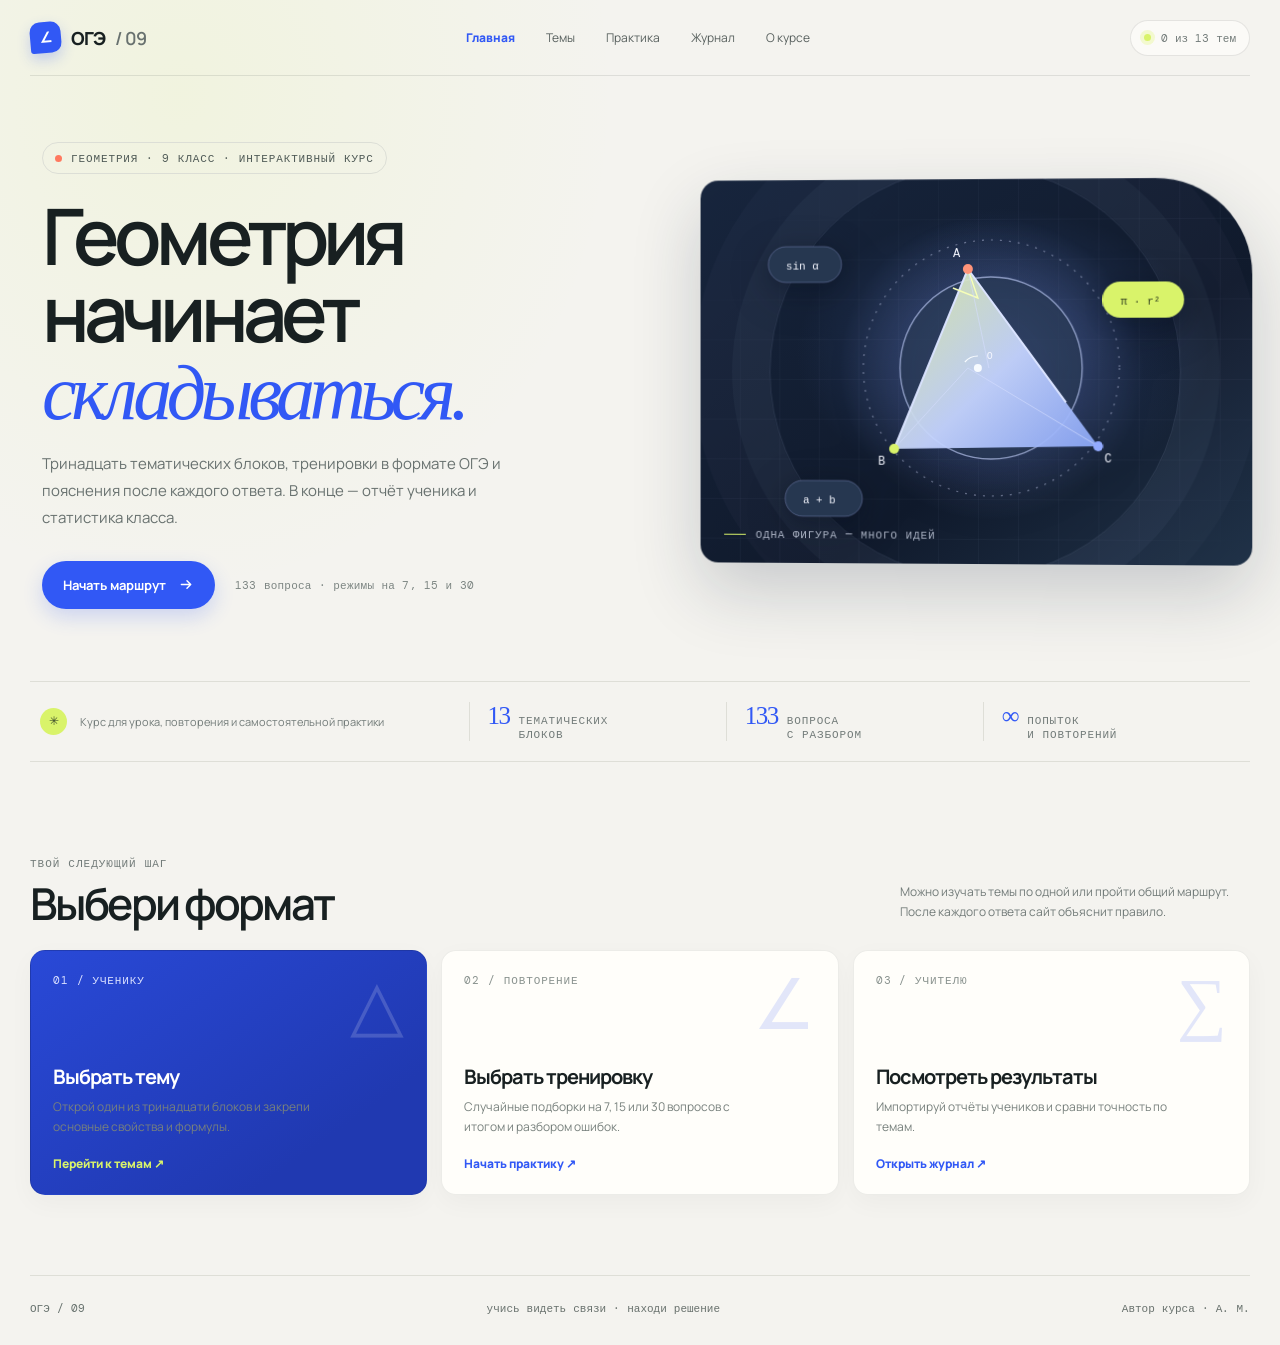
<file: index.html>
<!doctype html>
<html lang="ru">
<head>
  <meta charset="utf-8">
  <meta name="viewport" content="width=device-width, initial-scale=1">
  <meta name="theme-color" content="#f4f3ef">
  <meta name="description" content="Интерактивный курс геометрии для 9 класса: темы, квизы и отчёты учеников.">
  <title>Геометрия, которая складывается · ОГЭ / 09</title>
  <link rel="stylesheet" href="assets/style.css">
</head>
<body data-page="home">
  <div class="shell">
    <header class="topbar">
      <a class="brand" href="index.html" aria-label="ОГЭ 09 — на главную"><span class="brand-mark">∠</span><span>ОГЭ</span><span>/ 09</span></a>
      <nav class="topnav" aria-label="Основная навигация">
        <a href="index.html" aria-current="page">Главная</a>
        <a href="topics.html">Темы</a>
        <a href="practice.html">Практика</a>
        <a href="journal.html">Журнал</a>
        <a href="about.html">О курсе</a>
      </nav>
      <div class="top-progress"><span class="tiny-dot"></span><span id="headerProgress">0 из 13 тем</span></div>
    </header>
  <main id="top" class="page-main">
      <section class="hero" aria-labelledby="hero-title">
        <div class="hero-copy">
          <div class="hero-tag"><i></i> геометрия · 9 класс · интерактивный курс</div>
          <h1 id="hero-title">Геометрия<br>начинает <em>складываться.</em></h1>
          <p class="hero-lead">Тринадцать тематических блоков, тренировки в формате ОГЭ и пояснения после каждого ответа. В конце — отчёт ученика и статистика класса.</p>
          <div class="hero-actions">
            <a class="button-primary" href="practice.html?unit=all">Начать маршрут <svg viewBox="0 0 16 16" fill="none" aria-hidden="true"><path d="M2.5 8h10m-4-4 4 4-4 4" stroke="currentColor" stroke-width="1.5" stroke-linecap="round" stroke-linejoin="round"/></svg></a>
            <span class="hero-note">133 вопроса · режимы на 7, 15 и 30</span>
          </div>
        </div>
        <div class="hero-art" aria-label="Геометрическая иллюстрация с окружностью и треугольником" role="img">
          <svg viewBox="0 0 520 385" fill="none" aria-hidden="true">
            <defs><linearGradient id="tri" x1="145" y1="74" x2="391" y2="328" gradientUnits="userSpaceOnUse"><stop stop-color="#e6f58c"/><stop offset=".52" stop-color="#c6d5ff"/><stop offset="1" stop-color="#7293f3"/></linearGradient><radialGradient id="halo"><stop stop-color="#8ca5ff" stop-opacity=".36"/><stop offset="1" stop-color="#8ca5ff" stop-opacity="0"/></radialGradient></defs>
            <circle cx="277" cy="189" r="152" fill="url(#halo)"/>
            <circle cx="277" cy="189" r="128" stroke="#d8e0ff" stroke-opacity=".42" stroke-width="1.2" stroke-dasharray="3 7" class="shape-orbit"/>
            <circle cx="277" cy="189" r="91" fill="#293955" fill-opacity=".7" stroke="#c7d4ff" stroke-opacity=".62" stroke-width="1.4"/>
            <path class="construction-line" d="M180 270 254 90l130 177-204 3Z" fill="url(#tri)" fill-opacity=".94" stroke="#dae3ff" stroke-width="2"/>
            <path d="m254 90 10 29-25-10" stroke="#f7ffb8" stroke-width="1.4"/>
            <path class="construction-line" d="m254 90 21 99m109 78-130-78m-74 81 74-81" stroke="#d5deff" stroke-opacity=".6" stroke-width="1" stroke-dasharray="4 5"/>
            <circle cx="254" cy="90" r="5" fill="#ff9479" class="float pulse-point"/><circle cx="180" cy="270" r="5" fill="#d9f36a" class="float-delay pulse-point"/><circle cx="384" cy="267" r="5" fill="#92aaff" class="float pulse-point"/>
            <circle cx="264" cy="189" r="4" fill="#f7fbff"/>
            <path d="M251 183a17 17 0 0 1 13-6" stroke="#f7fbff" stroke-width="1.2"/>
            <text x="239" y="78" fill="#f5f7ff" font-size="12" font-family="monospace">A</text>
            <text x="164" y="286" fill="#f5f7ff" font-size="12" font-family="monospace">B</text>
            <text x="390" y="283" fill="#f5f7ff" font-size="12" font-family="monospace">C</text>
            <text x="273" y="180" fill="#f5f7ff" font-size="10" font-family="monospace">O</text>
            <g class="float-delay hero-label"><rect x="53" y="67" width="74" height="36" rx="18" fill="#263750" stroke="#aebcff" stroke-opacity=".3"/><text x="71" y="90" fill="#f5f7ff" font-size="11" font-family="monospace">sin α</text></g>
            <g class="float hero-label"><rect x="388" y="103" width="81" height="36" rx="18" fill="#d9f36a"/><text x="406" y="126" fill="#344321" font-size="11" font-family="monospace">π · r²</text></g>
            <g class="float-delay hero-label"><rect x="70" y="302" width="78" height="36" rx="18" fill="#263750" stroke="#aebcff" stroke-opacity=".3"/><text x="88" y="325" fill="#f5f7ff" font-size="11" font-family="monospace">a + b</text></g>
          </svg>
          <div class="hero-art-caption"><span></span> одна фигура — много идей</div>
        </div>
      </section>
      <div class="stats-band" aria-label="О курсе">
        <div class="stats-intro"><b>✳</b><span>Курс для урока, повторения и самостоятельной практики</span></div>
        <div class="metric"><strong>13</strong><span class="metric-label">тематических<br>блоков</span></div>
        <div class="metric"><strong>133</strong><span class="metric-label">вопроса<br>с разбором</span></div>
        <div class="metric"><strong>∞</strong><span class="metric-label">попыток<br>и повторений</span></div>
      </div>
    <section class="home-paths" aria-labelledby="paths-title">
      <div class="section-head">
        <div><span class="eyebrow">ТВОЙ СЛЕДУЮЩИЙ ШАГ</span><h2 id="paths-title">Выбери формат</h2></div>
        <p>Можно изучать темы по одной или пройти общий маршрут. После каждого ответа сайт объяснит правило.</p>
      </div>
      <div class="path-grid">
        <a class="path-card path-primary" href="topics.html"><span class="path-index">01 / УЧЕНИКУ</span><span class="path-symbol">△</span><h3>Выбрать тему</h3><p>Открой один из тринадцати блоков и закрепи основные свойства и формулы.</p><span class="path-link">Перейти к темам ↗</span></a>
        <a class="path-card" href="practice.html"><span class="path-index">02 / ПОВТОРЕНИЕ</span><span class="path-symbol">∠</span><h3>Выбрать тренировку</h3><p>Случайные подборки на 7, 15 или 30 вопросов с итогом и разбором ошибок.</p><span class="path-link">Начать практику ↗</span></a>
        <a class="path-card" href="journal.html"><span class="path-index">03 / УЧИТЕЛЮ</span><span class="path-symbol">∑</span><h3>Посмотреть результаты</h3><p>Импортируй отчёты учеников и сравни точность по темам.</p><span class="path-link">Открыть журнал ↗</span></a>
      </div>
    </section>
  </main>
  <footer><a class="footer-mark" href="index.html">ОГЭ / 09</a><span>учись видеть связи · находи решение</span><span>Автор курса · А. М.</span></footer>
  </div>
  <div id="toastRoot" aria-live="polite" aria-atomic="true"></div>
  <script src="assets/course-data.js" defer></script>
  <script src="assets/app.js" defer></script>
</body>
</html>
</file>
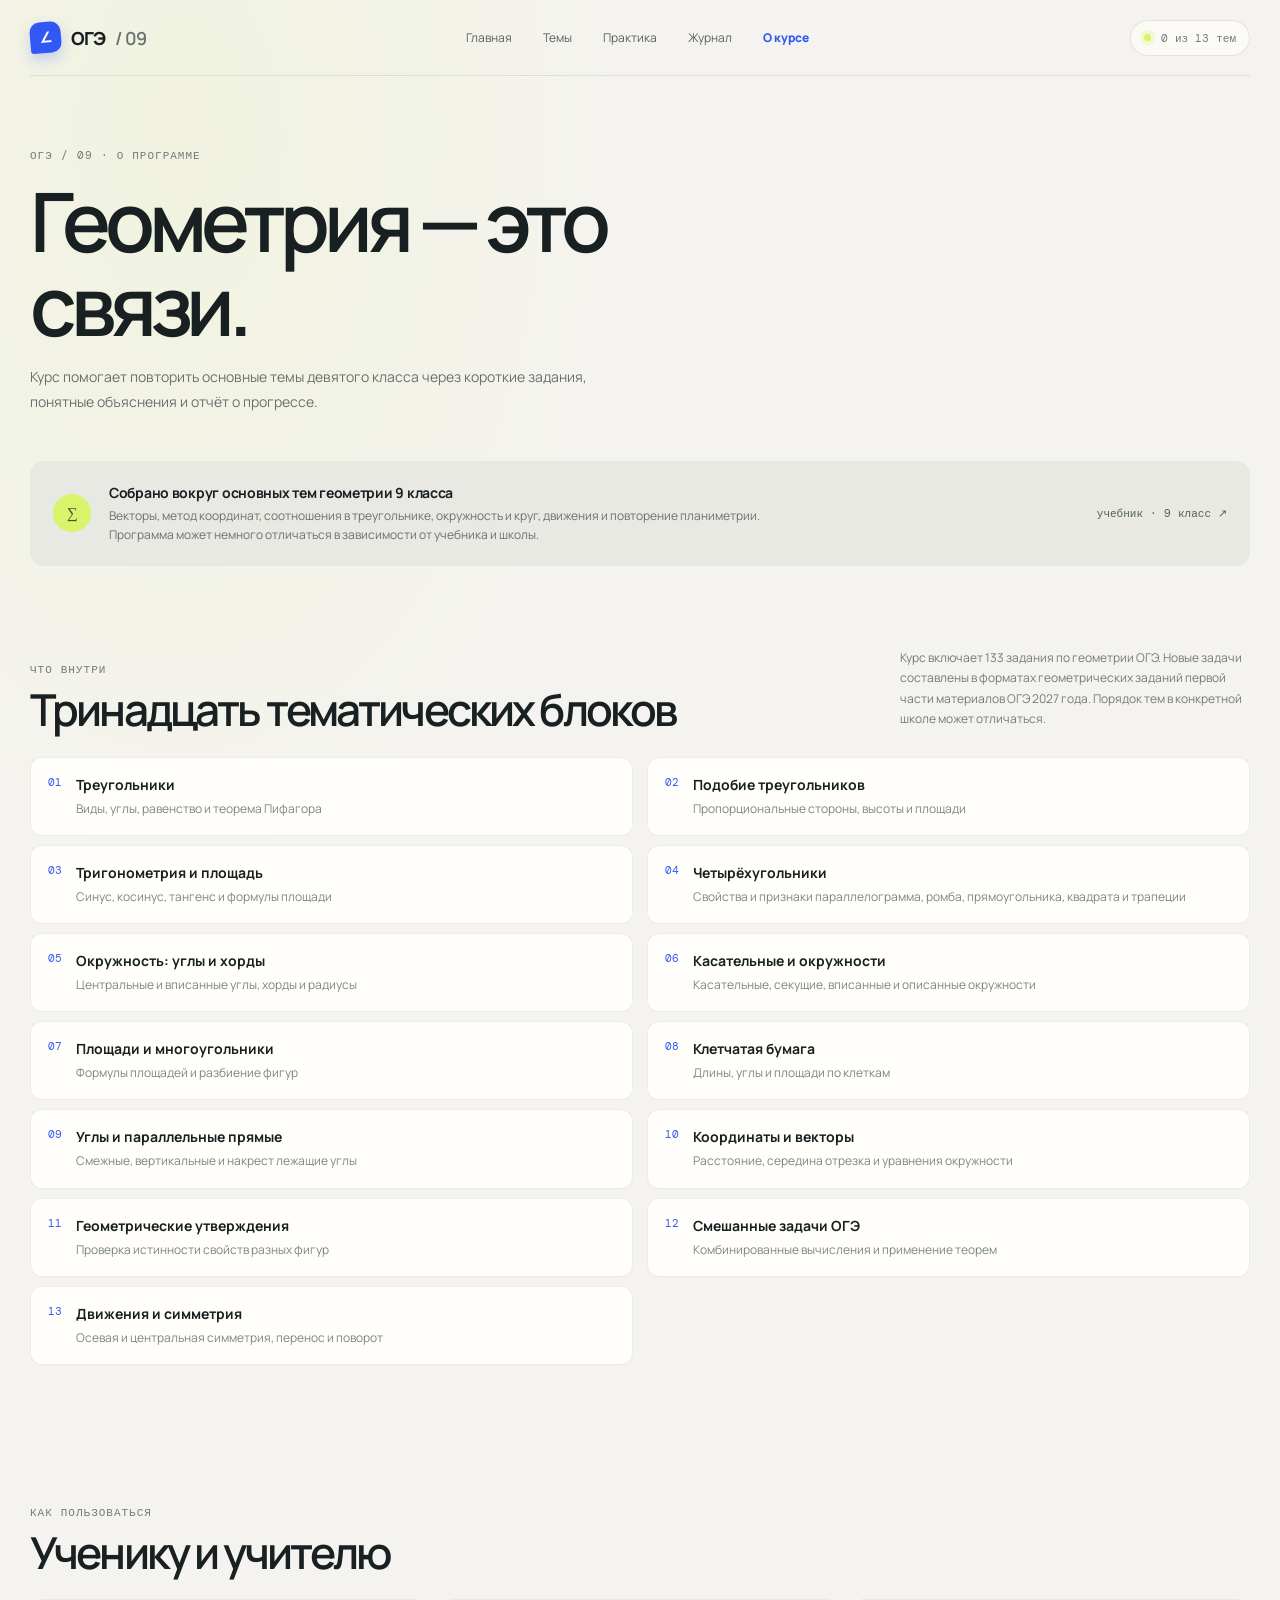
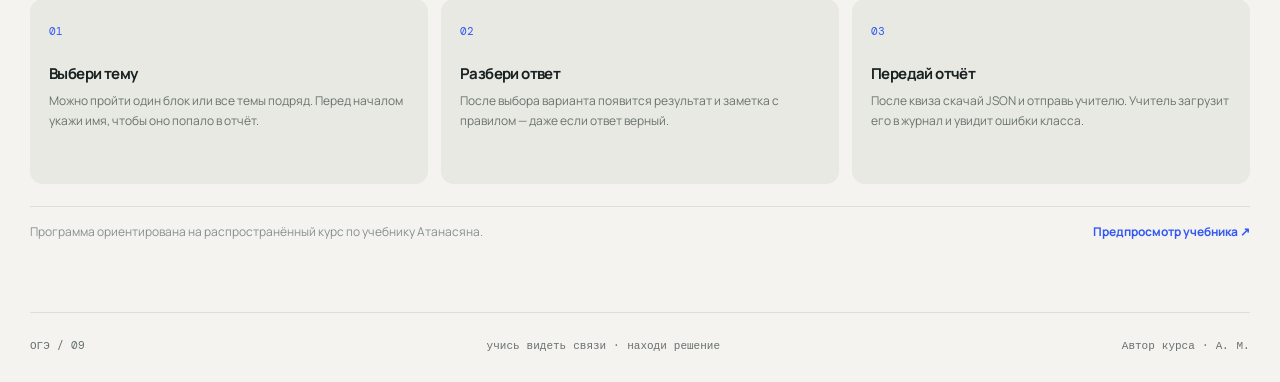
<file: about.html>
<!doctype html>
<html lang="ru">
<head>
  <meta charset="utf-8">
  <meta name="viewport" content="width=device-width, initial-scale=1">
  <meta name="theme-color" content="#f4f3ef">
  <meta name="description" content="Программа интерактивного курса по геометрии для 9 класса.">
  <title>О курсе · ОГЭ / 09</title>
  <link rel="stylesheet" href="assets/style.css">
</head>
<body data-page="about">
  <div class="shell">
    <header class="topbar">
      <a class="brand" href="index.html" aria-label="ОГЭ 09 — на главную"><span class="brand-mark">∠</span><span>ОГЭ</span><span>/ 09</span></a>
      <nav class="topnav" aria-label="Основная навигация">
        <a href="index.html">Главная</a>
        <a href="topics.html">Темы</a>
        <a href="practice.html">Практика</a>
        <a href="journal.html">Журнал</a>
        <a href="about.html" aria-current="page">О курсе</a>
      </nav>
      <div class="top-progress"><span class="tiny-dot"></span><span id="headerProgress">0 из 13 тем</span></div>
    </header>
  <main id="top" class="page-main">
    <section class="about-hero" aria-labelledby="about-title">
      <span class="eyebrow">ОГЭ / 09 · О ПРОГРАММЕ</span>
      <h1 class="page-title" id="about-title">Геометрия — это связи.</h1>
      <p class="about-lead">Курс помогает повторить основные темы девятого класса через короткие задания, понятные объяснения и отчёт о прогрессе.</p>
    </section>
      <section class="teacher-note" id="about" aria-label="О программе курса">
        <div class="teacher-icon">∑</div>
        <div><h3>Собрано вокруг основных тем геометрии 9 класса</h3><p>Векторы, метод координат, соотношения в треугольнике, окружность и круг, движения и повторение планиметрии. Программа может немного отличаться в зависимости от учебника и школы.</p></div>
        <a href="https://storage.yandexcloud.net/prod-file-public/b0b6/4b8f/8582/b03d8ddf-b0b6-4b8f-8582-c635e7d5da7c-preview.pdf" target="_blank" rel="noreferrer">учебник · 9 класс ↗</a>
      </section>
    <section class="about-details" aria-labelledby="about-details-title">
      <div class="section-head"><div><span class="eyebrow">ЧТО ВНУТРИ</span><h2 id="about-details-title">Тринадцать тематических блоков</h2></div><p>Курс включает 133 задания по геометрии ОГЭ. Новые задачи составлены в форматах геометрических заданий первой части материалов ОГЭ 2027 года. Порядок тем в конкретной школе может отличаться.</p></div>
      <div class="about-topic-list">
        <div><b>01</b><span><strong>Треугольники</strong><small>Виды, углы, равенство и теорема Пифагора</small></span></div>
        <div><b>02</b><span><strong>Подобие треугольников</strong><small>Пропорциональные стороны, высоты и площади</small></span></div>
        <div><b>03</b><span><strong>Тригонометрия и площадь</strong><small>Синус, косинус, тангенс и формулы площади</small></span></div>
        <div><b>04</b><span><strong>Четырёхугольники</strong><small>Свойства и признаки параллелограмма, ромба, прямоугольника, квадрата и трапеции</small></span></div>
        <div><b>05</b><span><strong>Окружность: углы и хорды</strong><small>Центральные и вписанные углы, хорды и радиусы</small></span></div>
        <div><b>06</b><span><strong>Касательные и окружности</strong><small>Касательные, секущие, вписанные и описанные окружности</small></span></div>
        <div><b>07</b><span><strong>Площади и многоугольники</strong><small>Формулы площадей и разбиение фигур</small></span></div>
        <div><b>08</b><span><strong>Клетчатая бумага</strong><small>Длины, углы и площади по клеткам</small></span></div>
        <div><b>09</b><span><strong>Углы и параллельные прямые</strong><small>Смежные, вертикальные и накрест лежащие углы</small></span></div>
        <div><b>10</b><span><strong>Координаты и векторы</strong><small>Расстояние, середина отрезка и уравнения окружности</small></span></div>
        <div><b>11</b><span><strong>Геометрические утверждения</strong><small>Проверка истинности свойств разных фигур</small></span></div>
        <div><b>12</b><span><strong>Смешанные задачи ОГЭ</strong><small>Комбинированные вычисления и применение теорем</small></span></div>
        <div><b>13</b><span><strong>Движения и симметрия</strong><small>Осевая и центральная симметрия, перенос и поворот</small></span></div>
      </div>
    </section>
    <section class="about-details about-how" aria-labelledby="how-title">
      <div class="section-head"><div><span class="eyebrow">КАК ПОЛЬЗОВАТЬСЯ</span><h2 id="how-title">Ученику и учителю</h2></div></div>
      <div class="about-steps">
        <article><span>01</span><h3>Выбери тему</h3><p>Можно пройти один блок или все темы подряд. Перед началом укажи имя, чтобы оно попало в отчёт.</p></article>
        <article><span>02</span><h3>Разбери ответ</h3><p>После выбора варианта появится результат и заметка с правилом — даже если ответ верный.</p></article>
        <article><span>03</span><h3>Передай отчёт</h3><p>После квиза скачай JSON и отправь учителю. Учитель загрузит его в журнал и увидит ошибки класса.</p></article>
      </div>
    </section>
    <div class="about-source"><span>Программа ориентирована на распространённый курс по учебнику Атанасяна.</span><a href="https://storage.yandexcloud.net/prod-file-public/b0b6/4b8f/8582/b03d8ddf-b0b6-4b8f-8582-c635e7d5da7c-preview.pdf" target="_blank" rel="noreferrer">Предпросмотр учебника ↗</a></div>
  </main>
  <footer><a class="footer-mark" href="index.html">ОГЭ / 09</a><span>учись видеть связи · находи решение</span><span>Автор курса · А. М.</span></footer>
  </div>
  <div id="toastRoot" aria-live="polite" aria-atomic="true"></div>
  <script src="assets/course-data.js" defer></script>
  <script src="assets/app.js" defer></script>
</body>
</html>
</file>
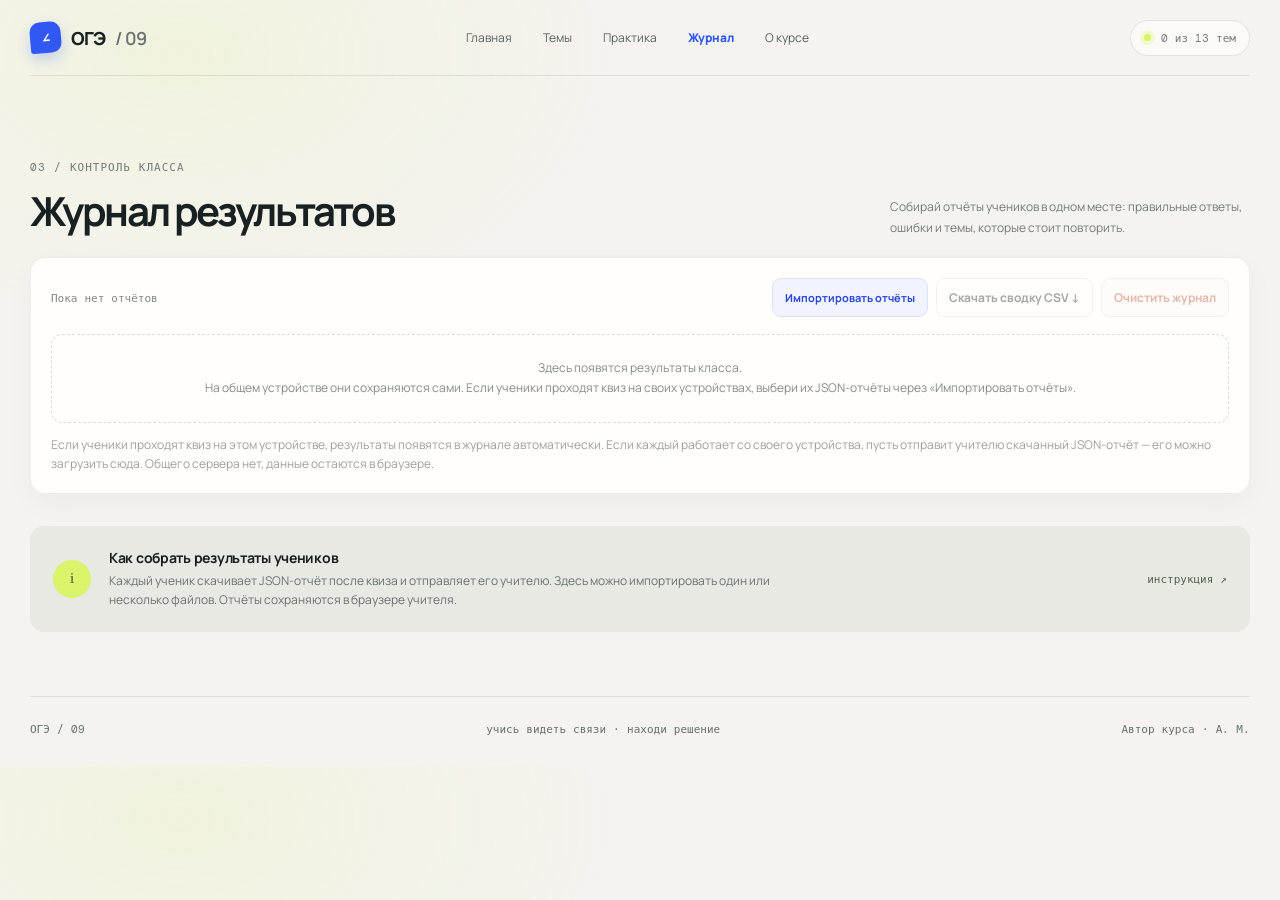
<file: journal.html>
<!doctype html>
<html lang="ru">
<head>
  <meta charset="utf-8">
  <meta name="viewport" content="width=device-width, initial-scale=1">
  <meta name="theme-color" content="#f4f3ef">
  <meta name="description" content="Отчёты учеников и статистика результатов по темам геометрии.">
  <title>Журнал класса · ОГЭ / 09</title>
  <link rel="stylesheet" href="assets/style.css">
</head>
<body data-page="journal">
  <div class="shell">
    <header class="topbar">
      <a class="brand" href="index.html" aria-label="ОГЭ 09 — на главную"><span class="brand-mark">∠</span><span>ОГЭ</span><span>/ 09</span></a>
      <nav class="topnav" aria-label="Основная навигация">
        <a href="index.html">Главная</a>
        <a href="topics.html">Темы</a>
        <a href="practice.html">Практика</a>
        <a href="journal.html" aria-current="page">Журнал</a>
        <a href="about.html">О курсе</a>
      </nav>
      <div class="top-progress"><span class="tiny-dot"></span><span id="headerProgress">0 из 13 тем</span></div>
    </header>
  <main id="top" class="page-main">
      <section class="classroom-section" id="journal" aria-labelledby="journal-title">
        <div class="classroom-head">
          <div><span class="eyebrow">03 / контроль класса</span><h2 id="journal-title">Журнал результатов</h2></div>
          <p>Собирай отчёты учеников в одном месте: правильные ответы, ошибки и темы, которые стоит повторить.</p>
        </div>
        <div class="classroom-card">
          <div class="classroom-toolbar">
            <span class="classroom-count" id="journalCount">Пока нет отчётов</span>
            <div class="classroom-actions">
              <label class="file-import">Импортировать отчёты<input id="reportImport" type="file" accept=".json,application/json" multiple aria-label="Выбрать отчёты учеников"></label>
              <button class="button-secondary" id="exportClassCsv" type="button" disabled>Скачать сводку CSV ↓</button>
              <button class="button-secondary button-danger" id="clearClassJournal" type="button" disabled>Очистить журнал</button>
            </div>
          </div>
          <div id="journalContent"></div>
          <p class="journal-footnote">Если ученики проходят квиз на этом устройстве, результаты появятся в журнале автоматически. Если каждый работает со своего устройства, пусть отправит учителю скачанный JSON-отчёт — его можно загрузить сюда. Общего сервера нет, данные остаются в браузере.</p>
        </div>
      </section>
    <div class="teacher-note journal-note">
      <div class="teacher-icon">i</div>
      <div><h3>Как собрать результаты учеников</h3><p>Каждый ученик скачивает JSON-отчёт после квиза и отправляет его учителю. Здесь можно импортировать один или несколько файлов. Отчёты сохраняются в браузере учителя.</p></div>
      <a href="about.html">инструкция ↗</a>
    </div>
  </main>
  <div class="password-backdrop" id="clearJournalDialog" hidden>
    <section class="password-dialog" role="dialog" aria-modal="true" aria-labelledby="clearJournalTitle" aria-describedby="clearJournalHelp">
      <span class="eyebrow">ДЕЙСТВИЕ УЧИТЕЛЯ</span>
      <h2 id="clearJournalTitle">Очистить журнал?</h2>
      <p id="clearJournalHelp">Введи пароль, чтобы удалить все отчёты на этом устройстве. Прогресс по темам сохранится.</p>
      <form id="clearJournalForm">
        <label class="password-label" for="clearJournalPassword">Пароль</label>
        <input class="password-input" id="clearJournalPassword" type="password" inputmode="numeric" autocomplete="off" maxlength="6" pattern="[0-9]{6}" aria-describedby="clearJournalError" required>
        <p class="password-error" id="clearJournalError" role="alert" hidden>Пароль неверный. Журнал не изменён.</p>
        <div class="password-actions"><button class="button-secondary" id="cancelClearJournal" type="button">Отмена</button><button class="button-secondary button-danger" type="submit">Подтвердить очистку</button></div>
      </form>
    </section>
  </div>
  <footer><a class="footer-mark" href="index.html">ОГЭ / 09</a><span>учись видеть связи · находи решение</span><span>Автор курса · А. М.</span></footer>
  </div>
  <div id="toastRoot" aria-live="polite" aria-atomic="true"></div>
  <script src="assets/course-data.js" defer></script>
  <script src="assets/app.js" defer></script>
</body>
</html>
</file>
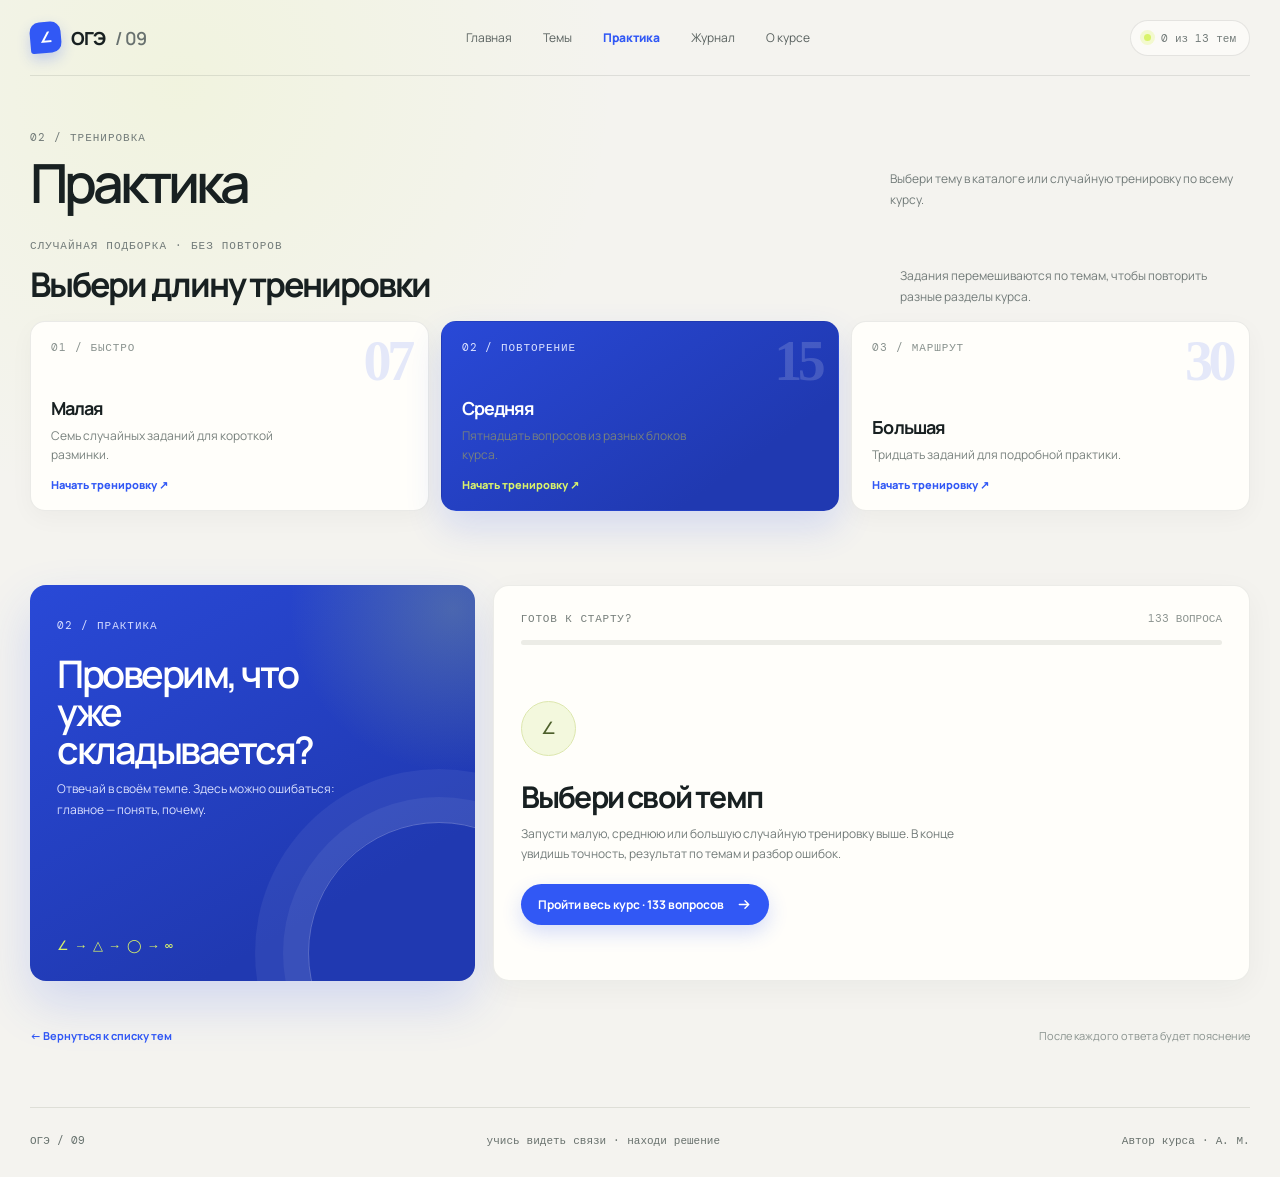
<file: practice.html>
<!doctype html>
<html lang="ru">
<head>
  <meta charset="utf-8">
  <meta name="viewport" content="width=device-width, initial-scale=1">
  <meta name="theme-color" content="#f4f3ef">
  <meta name="description" content="Квиз по геометрии для 9 класса с объяснениями после каждого ответа.">
  <title>Практика · ОГЭ / 09</title>
  <link rel="stylesheet" href="assets/style.css">
</head>
<body data-page="practice">
  <div class="shell">
    <header class="topbar">
      <a class="brand" href="index.html" aria-label="ОГЭ 09 — на главную"><span class="brand-mark">∠</span><span>ОГЭ</span><span>/ 09</span></a>
      <nav class="topnav" aria-label="Основная навигация">
        <a href="index.html">Главная</a>
        <a href="topics.html">Темы</a>
        <a href="practice.html" aria-current="page">Практика</a>
        <a href="journal.html">Журнал</a>
        <a href="about.html">О курсе</a>
      </nav>
      <div class="top-progress"><span class="tiny-dot"></span><span id="headerProgress">0 из 13 тем</span></div>
    </header>
  <main id="top" class="page-main">
    <div class="page-section-head practice-page-head">
      <div><span class="eyebrow">02 / ТРЕНИРОВКА</span><h1 class="page-title">Практика</h1></div>
      <p>Выбери тему в каталоге или случайную тренировку по всему курсу.</p>
    </div>
    <section class="practice-modes" aria-labelledby="mode-title">
      <div class="mode-heading"><div><span class="eyebrow">СЛУЧАЙНАЯ ПОДБОРКА · БЕЗ ПОВТОРОВ</span><h2 id="mode-title">Выбери длину тренировки</h2></div><p>Задания перемешиваются по темам, чтобы повторить разные разделы курса.</p></div>
      <div class="mode-grid">
        <button class="mode-card" type="button" data-mode="7" aria-pressed="false"><span class="mode-index">01 / БЫСТРО</span><span class="mode-count">07</span><h3>Малая</h3><p>Семь случайных заданий для короткой разминки.</p><span class="mode-action">Начать тренировку ↗</span></button>
        <button class="mode-card mode-featured" type="button" data-mode="15" aria-pressed="false"><span class="mode-index">02 / ПОВТОРЕНИЕ</span><span class="mode-count">15</span><h3>Средняя</h3><p>Пятнадцать вопросов из разных блоков курса.</p><span class="mode-action">Начать тренировку ↗</span></button>
        <button class="mode-card" type="button" data-mode="30" aria-pressed="false"><span class="mode-index">03 / МАРШРУТ</span><span class="mode-count">30</span><h3>Большая</h3><p>Тридцать заданий для подробной практики.</p><span class="mode-action">Начать тренировку ↗</span></button>
      </div>
    </section>
      <section class="quiz-section" id="practice" aria-labelledby="practice-title">
        <aside class="quiz-intro">
          <div><span class="quiz-kicker">02 / практика</span><h2 id="practice-title">Проверим, что уже складывается?</h2><p>Отвечай в своём темпе. Здесь можно ошибаться: главное — понять, почему.</p></div>
          <div class="quiz-spark">∠ → △ → ◯ → ∞</div>
        </aside>
        <div class="quiz-box" id="quizBox" aria-live="polite"></div>
      </section>
    <div class="practice-back"><a href="topics.html">← Вернуться к списку тем</a><span>После каждого ответа будет пояснение</span></div>
  </main>
  <footer><a class="footer-mark" href="index.html">ОГЭ / 09</a><span>учись видеть связи · находи решение</span><span>Автор курса · А. М.</span></footer>
  </div>
  <div id="toastRoot" aria-live="polite" aria-atomic="true"></div>
  <script src="assets/course-data.js" defer></script>
  <script src="assets/app.js" defer></script>
</body>
</html>
</file>
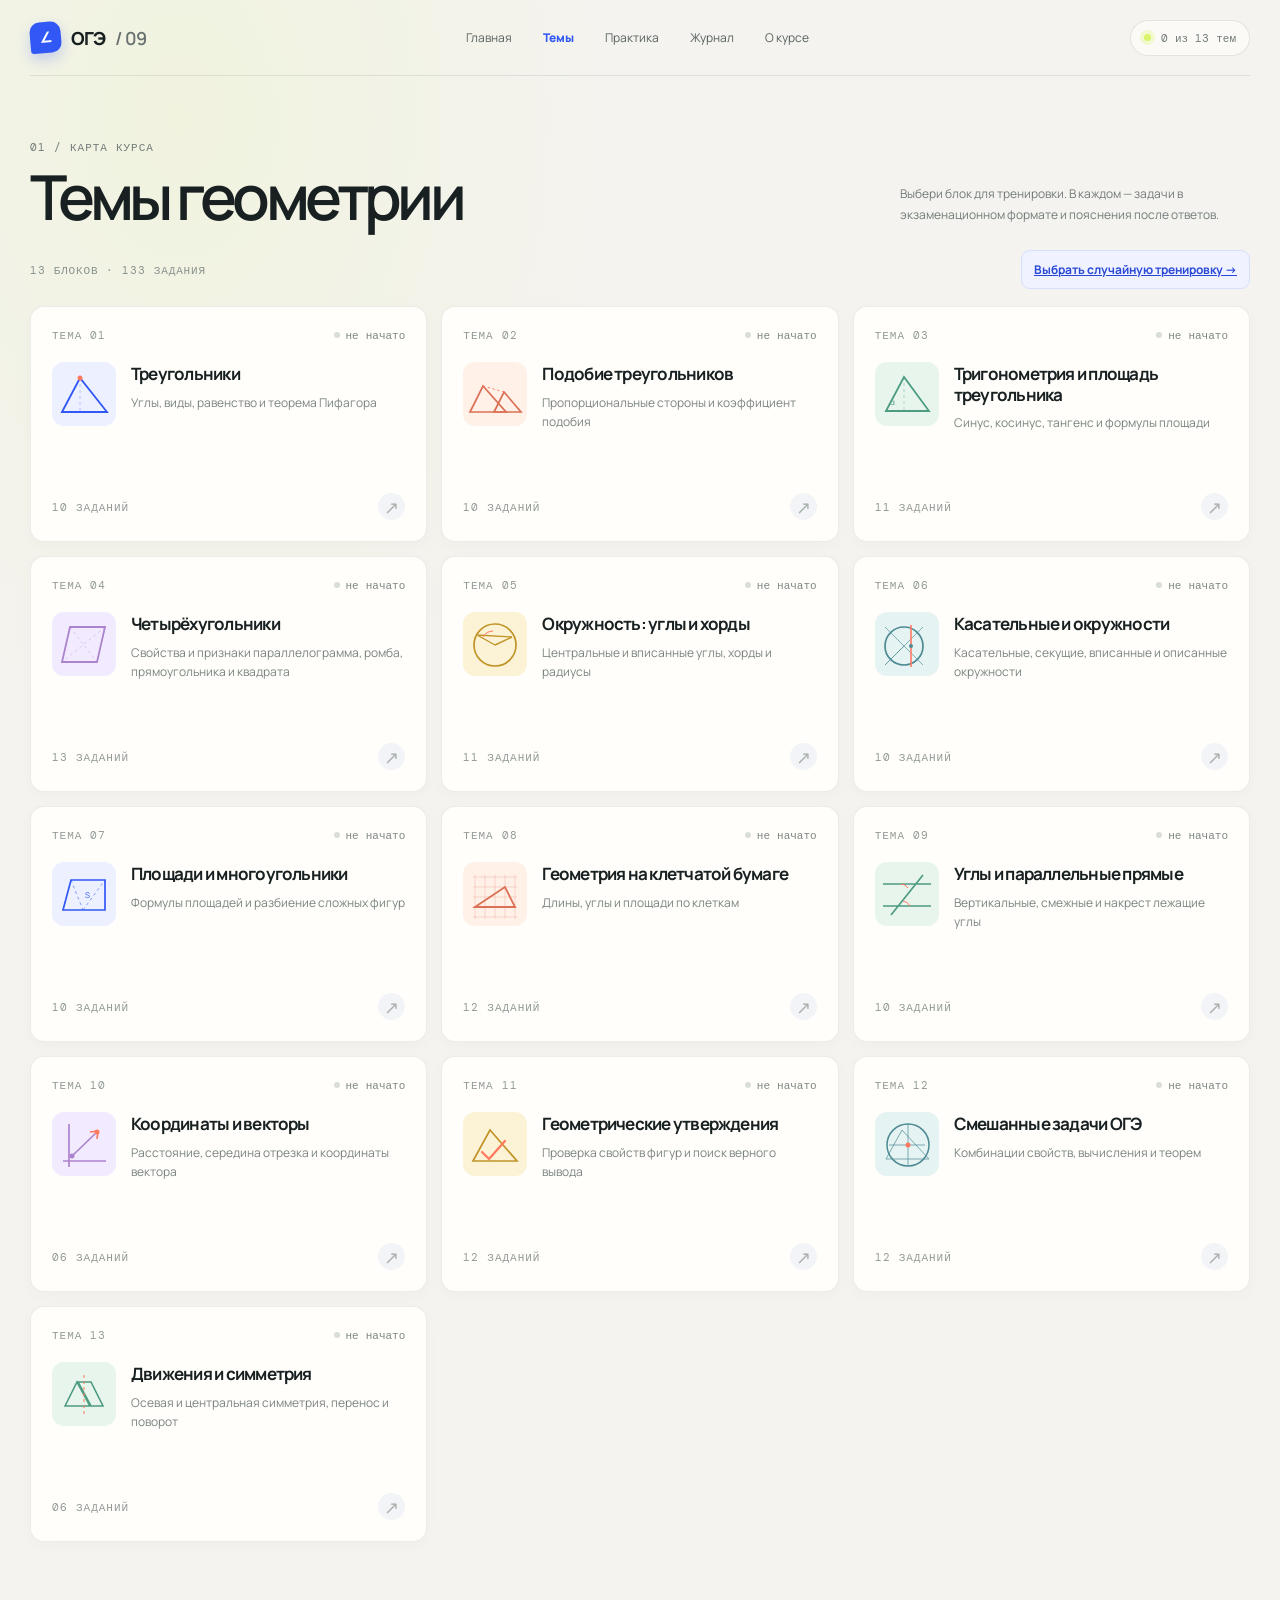
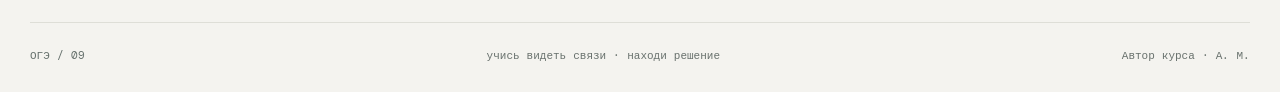
<file: topics.html>
<!doctype html>
<html lang="ru">
<head>
  <meta charset="utf-8">
  <meta name="viewport" content="width=device-width, initial-scale=1">
  <meta name="theme-color" content="#f4f3ef">
  <meta name="description" content="Тринадцать тематических блоков и 133 вопроса по геометрии для подготовки к ОГЭ за 9 класс.">
  <title>Темы курса · ОГЭ / 09</title>
  <link rel="stylesheet" href="assets/style.css">
</head>
<body data-page="topics">
  <div class="shell">
    <header class="topbar">
      <a class="brand" href="index.html" aria-label="ОГЭ 09 — на главную"><span class="brand-mark">∠</span><span>ОГЭ</span><span>/ 09</span></a>
      <nav class="topnav" aria-label="Основная навигация">
        <a href="index.html">Главная</a>
        <a href="topics.html" aria-current="page">Темы</a>
        <a href="practice.html">Практика</a>
        <a href="journal.html">Журнал</a>
        <a href="about.html">О курсе</a>
      </nav>
      <div class="top-progress"><span class="tiny-dot"></span><span id="headerProgress">0 из 13 тем</span></div>
    </header>
  <main id="top" class="page-main">
    <section class="topics-page" aria-labelledby="topics-title">
      <div class="section-head page-section-head">
        <div><span class="eyebrow">01 / КАРТА КУРСА</span><h1 class="page-title" id="topics-title">Темы геометрии</h1></div>
        <p>Выбери блок для тренировки. В каждом — задачи в экзаменационном формате и пояснения после ответов.</p>
      </div>
      <div class="topics-toolbar"><span class="topics-caption">13 БЛОКОВ · 133 ЗАДАНИЯ</span><a class="button-secondary primary-soft" href="practice.html">Выбрать случайную тренировку →</a></div>
      <div class="unit-grid" id="unitGrid" aria-label="Темы курса"></div>
    </section>
  </main>
  <footer><a class="footer-mark" href="index.html">ОГЭ / 09</a><span>учись видеть связи · находи решение</span><span>Автор курса · А. М.</span></footer>
  </div>
  <div id="toastRoot" aria-live="polite" aria-atomic="true"></div>
  <script src="assets/course-data.js" defer></script>
  <script src="assets/app.js" defer></script>
</body>
</html>
</file>
<file: assets/style.css>
@import url('https://fonts.googleapis.com/css2?family=DM+Mono:wght@400;500&family=Manrope:wght@400;500;600;700;800&display=swap');

    :root {
      color-scheme: light;
      --paper: #f4f3ef;
      --ink: #182021;
      --muted: #727b79;
      --line: #deded7;
      --blue: #3158f5;
      --blue-dark: #1f3dc8;
      --lime: #d9f36a;
      --coral: #ff795f;
      --mint: #bfe9d8;
      --white: #fffefa;
      --serif: Georgia, 'Times New Roman', serif;
      --mono: 'DM Mono', 'SFMono-Regular', Consolas, monospace;
      --sans: 'Manrope', -apple-system, BlinkMacSystemFont, 'Segoe UI', sans-serif;
      --shadow: 0 18px 50px rgba(23, 37, 36, .09);
    }

    * { box-sizing: border-box; }
    html { scroll-behavior: smooth; }
    body {
      margin: 0;
      background: var(--paper);
      color: var(--ink);
      font-family: var(--sans);
      -webkit-font-smoothing: antialiased;
    }
    button, a { font: inherit; }
    button { color: inherit; }
    a { color: inherit; }
    .shell { width: min(1220px, calc(100% - 48px)); margin: 0 auto; }
    .eyebrow, .micro, .unit-number, .metric-label, .quiz-kicker, .card-count {
      font-family: var(--mono); text-transform: uppercase; letter-spacing: .09em;
    }
    .eyebrow { font-size: 11px; color: var(--muted); }

    .topbar {
      height: 76px; display: flex; align-items: center; justify-content: space-between;
      border-bottom: 1px solid rgba(24,32,33,.1);
    }
    .brand { display: inline-flex; align-items: center; gap: 10px; text-decoration: none; font-weight: 800; letter-spacing: -.06em; font-size: 18px; }
    .brand-mark { display: grid; place-items: center; width: 31px; height: 31px; background: var(--blue); color: white; border-radius: 10px 10px 10px 3px; font: 700 14px var(--mono); transform: rotate(-5deg); }
    .brand span:last-child { color: #68716f; font-weight: 600; }
    .topnav { display: flex; align-items: center; gap: 31px; }
    .topnav a { text-decoration: none; font-size: 12px; color: #59615f; transition: color .2s; }
    .topnav a:hover { color: var(--blue); }
    .top-progress { display: flex; align-items: center; gap: 10px; font: 11px var(--mono); color: var(--muted); }
    .tiny-dot { width: 7px; height: 7px; background: var(--lime); border-radius: 50%; box-shadow: 0 0 0 4px rgba(217,243,106,.28); }

    .hero { padding: 66px 0 72px; display: grid; grid-template-columns: 1.06fr .94fr; align-items: center; gap: 46px; }
    .hero-copy { padding: 8px 0 0 12px; }
    .hero-tag { display: inline-flex; align-items: center; gap: 9px; padding: 8px 12px; border: 1px solid #dcded6; border-radius: 99px; color: #4f5a56; font: 10px var(--mono); letter-spacing: .08em; text-transform: uppercase; }
    .hero-tag i { display: block; width: 7px; height: 7px; border-radius: 50%; background: var(--coral); }
    h1 { max-width: 670px; margin: 23px 0 18px; font-size: clamp(48px, 6.2vw, 78px); line-height: .99; letter-spacing: -.075em; font-weight: 600; }
    h1 em { font-family: var(--serif); font-weight: 400; color: var(--blue); letter-spacing: -.07em; }
    .hero-lead { max-width: 510px; margin: 0; color: #68716f; font-size: 15px; line-height: 1.8; }
    .hero-actions { display: flex; align-items: center; gap: 20px; margin-top: 30px; }
    .button-primary { display: inline-flex; align-items: center; justify-content: center; gap: 13px; border: 0; border-radius: 99px; background: var(--blue); color: white; padding: 15px 21px; text-decoration: none; cursor: pointer; font-size: 13px; font-weight: 700; box-shadow: 0 8px 20px rgba(49,88,245,.2); transition: background .2s, transform .2s, box-shadow .2s; }
    .button-primary:hover { background: var(--blue-dark); transform: translateY(-2px); box-shadow: 0 13px 24px rgba(49,88,245,.25); }
    .button-primary svg { width: 15px; height: 15px; transition: transform .2s; }
    .button-primary:hover svg { transform: translateX(3px); }
    .hero-note { color: #7c8582; font: 10px var(--mono); letter-spacing: .02em; }

    .hero-art { position: relative; height: 385px; overflow: hidden; border-radius: 9px 100px 9px 9px; background: #dfe5dc; isolation: isolate; }
    .hero-art:before { content: ''; position: absolute; z-index: -1; width: 480px; height: 480px; left: 50%; top: 50%; transform: translate(-50%,-50%); border: 1px solid rgba(36,54,45,.16); border-radius: 50%; box-shadow: 0 0 0 38px rgba(255,255,255,.1), 0 0 0 78px rgba(255,255,255,.08); }
    .hero-art svg { position: absolute; inset: 0; width: 100%; height: 100%; }
    .hero-art-caption { position: absolute; bottom: 22px; left: 24px; display: flex; align-items: center; gap: 10px; color: #5e6960; font: 10px var(--mono); text-transform: uppercase; letter-spacing: .08em; }
    .hero-art-caption span { width: 22px; height: 1px; background: #718477; }
    .shape-orbit { transform-origin: 50% 50%; animation: orbit 24s linear infinite; }
    .float { animation: float 5s ease-in-out infinite; }
    .float-delay { animation: float 6s ease-in-out -2s infinite; }
    @keyframes orbit { to { transform: rotate(360deg); } }
    @keyframes float { 0%,100% { transform: translateY(0); } 50% { transform: translateY(-9px); } }

    .stats-band { display: grid; grid-template-columns: 1.25fr repeat(3, .75fr); align-items: center; border-top: 1px solid var(--line); border-bottom: 1px solid var(--line); padding: 18px 10px; }
    .stats-intro { display: flex; align-items: center; gap: 13px; color: #727b79; font-size: 11px; }
    .stats-intro b { display: grid; place-items: center; width: 27px; height: 27px; background: var(--lime); border-radius: 50%; color: #41502d; font: 12px var(--mono); }
    .metric { display: flex; align-items: baseline; gap: 9px; padding-left: 18px; border-left: 1px solid var(--line); }
    .metric strong { font: 400 25px var(--serif); letter-spacing: -.06em; }
    .metric-label { color: var(--muted); font-size: 8px; letter-spacing: .08em; }

    .section-head { display: flex; justify-content: space-between; align-items: end; gap: 24px; margin: 75px 0 24px; }
    .section-head h2 { margin: 8px 0 0; font-weight: 600; font-size: clamp(30px, 4vw, 44px); letter-spacing: -.065em; line-height: 1.05; }
    .section-head p { max-width: 350px; margin: 0 0 3px; color: var(--muted); font-size: 12px; line-height: 1.7; }
    .unit-grid { display: grid; grid-template-columns: repeat(3, 1fr); gap: 14px; }
    .unit-card {
      position: relative; min-height: 244px; padding: 20px 20px 18px; border: 1px solid #e3e1da; border-radius: 7px;
      background: var(--white); cursor: pointer; text-align: left; overflow: hidden;
      transition: transform .24s, box-shadow .24s, border-color .24s;
    }
    .unit-card:hover { transform: translateY(-5px); border-color: #c7ceff; box-shadow: 0 17px 40px rgba(27,43,69,.08); }
    .unit-card:focus-visible, .answer:focus-visible, button:focus-visible, a:focus-visible { outline: 3px solid rgba(49,88,245,.45); outline-offset: 3px; }
    .unit-top { display: flex; justify-content: space-between; align-items: center; position: relative; z-index: 1; }
    .unit-number { color: #929a96; font-size: 9px; }
    .card-status { display: inline-flex; align-items: center; gap: 6px; color: #7f8884; font: 9px var(--mono); }
    .card-status:before { content: ''; width: 6px; height: 6px; border-radius: 50%; background: #d9ded8; }
    .card-status.done { color: #51705f; }
    .card-status.done:before { background: #79c09b; }
    .unit-art { display: grid; place-items: center; width: 76px; height: 68px; margin: 17px 0 13px; border-radius: 5px; background: #edf0ff; color: var(--blue); transition: transform .35s; }
    .unit-card:hover .unit-art { transform: rotate(-4deg) scale(1.04); }
    .unit-art svg { width: 60px; height: 55px; overflow: visible; }
    .art-2 { color: #db7054; background: #fff0e8; }
    .art-3 { color: #4d9c82; background: #e7f5ed; }
    .art-4 { color: #ac83cd; background: #f2eaff; }
    .art-5 { color: #c19428; background: #fcf3d7; }
    .art-6 { color: #4d8a94; background: #e6f3f3; }
    .unit-card h3 { position: relative; z-index: 1; max-width: 260px; margin: 0 0 7px; font-size: 17px; line-height: 1.2; letter-spacing: -.045em; font-weight: 700; }
    .unit-card p { position: relative; z-index: 1; max-width: 270px; margin: 0; color: #7a8380; font-size: 10px; line-height: 1.65; }
    .card-count { position: absolute; right: 19px; bottom: 19px; color: #929a96; font-size: 8px; }
    .card-arrow { position: absolute; right: 18px; top: 48%; color: #abb3af; font-size: 18px; transition: transform .2s, color .2s; }
    .unit-card:hover .card-arrow { color: var(--blue); transform: translateX(4px); }

    .quiz-section { display: grid; grid-template-columns: .74fr 1.26fr; gap: 18px; margin: 74px 0 82px; scroll-margin-top: 24px; }
    .quiz-intro { display: flex; flex-direction: column; justify-content: space-between; min-height: 396px; border-radius: 8px; background: var(--blue); color: white; padding: 27px; overflow: hidden; position: relative; }
    .quiz-intro:after { content: ''; position: absolute; width: 260px; height: 260px; right: -95px; bottom: -103px; border: 1px solid rgba(255,255,255,.25); border-radius: 50%; box-shadow: 0 0 0 25px rgba(255,255,255,.06), 0 0 0 53px rgba(255,255,255,.06); }
    .quiz-kicker { font-size: 9px; color: #d5dcff; }
    .quiz-intro h2 { max-width: 280px; margin: 20px 0 10px; font-size: 38px; line-height: 1; font-weight: 600; letter-spacing: -.065em; }
    .quiz-intro p { max-width: 280px; margin: 0; color: #dbe1ff; font-size: 11px; line-height: 1.75; }
    .quiz-spark { margin-top: auto; padding-top: 28px; color: var(--lime); font: 13px var(--mono); position: relative; z-index: 1; }
    .quiz-box { min-height: 396px; display: flex; flex-direction: column; border: 1px solid #e3e1da; border-radius: 8px; background: var(--white); padding: 25px 27px; }
    .quiz-box-top { display: flex; justify-content: space-between; align-items: center; gap: 12px; }
    .quiz-topic { color: #777f7b; font: 10px var(--mono); text-transform: uppercase; letter-spacing: .07em; }
    .quiz-step { color: #8c9490; font: 10px var(--mono); }
    .progress-track { height: 3px; margin: 15px 0 26px; background: #ecece6; border-radius: 5px; overflow: hidden; }
    .progress-fill { height: 100%; width: 0; background: var(--blue); border-radius: inherit; transition: width .5s cubic-bezier(.2,.8,.2,1); }
    .quiz-content { flex: 1; display: flex; flex-direction: column; animation: rise .38s ease both; }
    @keyframes rise { from { opacity: 0; transform: translateY(9px); } to { opacity: 1; transform: translateY(0); } }
    .question { margin: 0 0 19px; font-size: clamp(18px, 2.2vw, 25px); font-weight: 600; line-height: 1.3; letter-spacing: -.045em; }
    .answers { display: grid; grid-template-columns: 1fr 1fr; gap: 9px; }
    .answer { display: flex; align-items: center; gap: 10px; min-height: 49px; border: 1px solid #e4e4dd; border-radius: 5px; background: transparent; cursor: pointer; padding: 9px 12px; text-align: left; font-size: 11px; line-height: 1.45; transition: border-color .2s, background .2s, transform .2s; }
    .answer:hover:not(:disabled) { transform: translateY(-2px); border-color: #bfc9ff; background: #f7f8ff; }
    .answer:disabled { cursor: default; }
    .answer-key { display: grid; place-items: center; flex: 0 0 22px; width: 22px; height: 22px; border-radius: 50%; background: #f1f1eb; color: #78817d; font: 9px var(--mono); }
    .answer.selected-correct { border-color: #85c5a0; background: #eef8f1; }
    .answer.selected-correct .answer-key { background: #6ab88a; color: white; }
    .answer.selected-wrong { border-color: #eda38f; background: #fff1ed; }
    .answer.selected-wrong .answer-key { background: #ec8068; color: white; }
    .answer.is-correct { border-color: #85c5a0; background: #eef8f1; }
    .answer.is-correct .answer-key { background: #6ab88a; color: white; }
    .feedback { display: none; margin-top: 15px; padding: 13px 15px; border-left: 2px solid var(--blue); background: #f3f5ff; animation: rise .3s ease both; }
    .feedback.visible { display: block; }
    .feedback-head { display: flex; align-items: center; gap: 7px; margin-bottom: 5px; font-size: 10px; font-weight: 800; }
    .feedback-head.ok { color: #3d875d; }
    .feedback-head.no { color: #bd5c48; }
    .feedback p { margin: 0; color: #626c70; font-size: 10px; line-height: 1.65; }
    .quiz-controls { display: flex; justify-content: space-between; align-items: center; gap: 12px; margin-top: 18px; }
    .quiz-hint { color: #9aa19e; font-size: 9px; }
    .button-next { border: 0; border-radius: 99px; padding: 11px 17px; background: var(--ink); color: white; cursor: pointer; font-size: 10px; font-weight: 700; transition: transform .2s, background .2s; }
    .button-next:hover { background: #344341; transform: translateY(-1px); }
    .button-next:disabled { background: #c4c9c4; cursor: not-allowed; transform: none; }
    .result-card { display: flex; flex-direction: column; align-items: flex-start; justify-content: center; flex: 1; animation: rise .4s ease both; }
    .result-stamp { display: grid; place-items: center; width: 55px; height: 55px; margin-bottom: 20px; border: 1px solid #dce6ad; border-radius: 50%; background: #f3f8dd; color: #4d602b; font: 17px var(--mono); }
    .result-card h3 { margin: 0 0 7px; font-size: 30px; letter-spacing: -.06em; }
    .result-card p { max-width: 440px; margin: 0 0 20px; color: #727b79; font-size: 11px; line-height: 1.7; }
    .result-card .button-primary { font-size: 11px; padding: 12px 17px; }

    .teacher-note { display: grid; grid-template-columns: 40px 1fr auto; gap: 16px; align-items: center; padding: 22px 23px; border-radius: 7px; background: #e8e9e2; }
    .teacher-icon { display: grid; place-items: center; width: 38px; height: 38px; border-radius: 50%; background: var(--lime); color: #465337; font: 15px var(--serif); }
    .teacher-note h3 { margin: 0 0 4px; font-size: 12px; letter-spacing: -.02em; }
    .teacher-note p { margin: 0; max-width: 700px; color: #69726e; font-size: 10px; line-height: 1.6; }
    .teacher-note a { color: #526350; font: 9px var(--mono); text-decoration: none; white-space: nowrap; }
    .teacher-note a:hover { text-decoration: underline; }
    footer { display: flex; justify-content: space-between; align-items: center; padding: 25px 0 30px; margin-top: 28px; border-top: 1px solid var(--line); color: #929a96; font: 9px var(--mono); }
    .footer-mark { color: #66716d; }

    /* A more editorial, high-contrast finish for the classroom version. */
    body { background: radial-gradient(ellipse at 14% 7%, rgba(217,243,106,.12), transparent 28%), var(--paper); }
    .topbar { position: relative; z-index: 10; }
    .brand-mark { border-radius: 10px 10px 10px 3px; box-shadow: 0 6px 14px rgba(49,88,245,.24); }
    .top-progress { padding: 10px 13px; border: 1px solid rgba(24,32,33,.1); border-radius: 99px; background: rgba(255,254,250,.66); }
    .hero { padding-top: 58px; }
    .hero-copy > * { animation: heroEnter .7s cubic-bezier(.2,.75,.25,1) both; }
    .hero-copy > *:nth-child(1) { animation-delay: .06s; }
    .hero-copy > *:nth-child(2) { animation-delay: .14s; }
    .hero-copy > *:nth-child(3) { animation-delay: .23s; }
    .hero-copy > *:nth-child(4) { animation-delay: .32s; }
    @keyframes heroEnter { from { opacity: 0; transform: translateY(16px); } to { opacity: 1; transform: translateY(0); } }
    .hero-art {
      border-radius: 18px 96px 18px 18px;
      background: radial-gradient(ellipse at 55% 45%, rgba(71,103,173,.4), transparent 48%), linear-gradient(145deg, #17253d 0%, #101a2c 62%, #203248 100%);
      box-shadow: 0 28px 70px rgba(25,39,63,.2), inset 0 1px rgba(255,255,255,.12);
      transform: perspective(1100px) rotateX(var(--tilt-x, 0deg)) rotateY(var(--tilt-y, -2deg)); transform-style: preserve-3d;
      transition: transform .6s cubic-bezier(.2,.8,.2,1), box-shadow .6s;
    }
    .hero-art:hover { box-shadow: 0 34px 78px rgba(25,39,63,.25), inset 0 1px rgba(255,255,255,.12); }
    .hero-art:before { width: 410px; height: 410px; border-color: rgba(200,216,255,.13); box-shadow: 0 0 0 38px rgba(200,216,255,.035), 0 0 0 78px rgba(200,216,255,.025); }
    .hero-art:after {
      content: ''; position: absolute; inset: 0; z-index: 0; pointer-events: none; opacity: .3;
      background-image: linear-gradient(rgba(203,218,255,.12) 1px, transparent 1px), linear-gradient(90deg, rgba(203,218,255,.12) 1px, transparent 1px);
      background-size: 40px 40px; mask-image: linear-gradient(135deg, transparent 4%, black 35%, black 78%, transparent 100%);
    }
    .hero-art svg { z-index: 1; filter: drop-shadow(0 10px 20px rgba(8,15,29,.22)); }
    .hero-art-caption { z-index: 2; color: rgba(231,238,255,.72); }
    .hero-art-caption span { background: var(--lime); }
    .shape-orbit { stroke-dasharray: 2 7; animation: orbit 34s linear infinite; }
    .construction-line { stroke-dasharray: 360; stroke-dashoffset: 360; animation: drawLine 2.4s .45s cubic-bezier(.4,0,.2,1) forwards; }
    @keyframes drawLine { to { stroke-dashoffset: 0; } }
    .hero-art .hero-label { filter: drop-shadow(0 5px 9px rgba(5,12,26,.22)); }
    .hero-art .pulse-point { transform-box: fill-box; transform-origin: center; animation: pointPulse 2.5s ease-in-out infinite; }
    @keyframes pointPulse { 0%,100% { transform: scale(1); opacity: 1; } 50% { transform: scale(1.3); opacity: .8; } }
    .stats-band { padding-block: 20px; }
    .metric strong { color: var(--blue); }
    .section-head { margin-top: 82px; }
    .unit-card {
      min-height: 253px; padding: 21px; border-radius: 14px; border-color: rgba(24,32,33,.08);
      box-shadow: 0 4px 16px rgba(23,37,36,.025); transition: transform .35s cubic-bezier(.2,.8,.2,1), box-shadow .35s, border-color .35s;
    }
    .unit-card:before { content: ''; position: absolute; left: 21px; right: 21px; top: 0; height: 2px; border-radius: 0 0 4px 4px; background: linear-gradient(90deg, var(--blue), #95a9ff); transform: scaleX(0); transform-origin: left; transition: transform .35s; }
    .unit-card:hover { transform: translateY(-7px); border-color: rgba(49,88,245,.2); box-shadow: 0 23px 48px rgba(27,43,69,.1); }
    .unit-card:hover:before { transform: scaleX(1); }
    .unit-art { border-radius: 12px; transition: transform .45s cubic-bezier(.2,.8,.2,1), box-shadow .4s; }
    .unit-card:hover .unit-art { transform: rotate(-5deg) scale(1.08); box-shadow: 0 12px 24px rgba(49,88,245,.11); }
    .unit-art svg { transition: transform .5s cubic-bezier(.2,.8,.2,1); }
    .unit-card:hover .unit-art svg { transform: scale(1.08); }
    .card-arrow { top: auto; bottom: 16px; right: 18px; display: grid; place-items: center; width: 27px; height: 27px; border-radius: 50%; background: #f3f4f7; }
    .unit-card:hover .card-arrow { background: var(--blue); color: white; transform: translate(2px,-2px); }
    .quiz-intro { border-radius: 16px; background: radial-gradient(circle at 95% 6%, rgba(217,243,106,.21), transparent 29%), linear-gradient(150deg, #2949d7, #2039b1 76%); box-shadow: 0 22px 50px rgba(49,88,245,.18); }
    .quiz-intro:after { animation: ringsPulse 7s ease-in-out infinite; }
    @keyframes ringsPulse { 0%,100% { transform: scale(.96); opacity: .7; } 50% { transform: scale(1.06); opacity: 1; } }
    .quiz-box { border-radius: 16px; border-color: rgba(24,32,33,.08); box-shadow: 0 8px 30px rgba(23,37,36,.045); }
    .progress-track { height: 5px; border-radius: 9px; }
    .progress-fill { background: linear-gradient(90deg, #3158f5, #8e9fff 58%, #d9f36a); position: relative; }
    .progress-fill:after { content: ''; position: absolute; inset: 0; background: linear-gradient(90deg, transparent, rgba(255,255,255,.55), transparent); transform: translateX(-100%); animation: progressShine 2.6s 1s infinite; }
    @keyframes progressShine { to { transform: translateX(100%); } }
    .answer { min-height: 54px; border-radius: 10px; padding-inline: 13px; transition: border-color .22s, background .22s, transform .22s, box-shadow .22s; }
    .answer:hover:not(:disabled) { box-shadow: 0 7px 15px rgba(49,88,245,.08); }
    .answer-key { transition: transform .3s, background .2s, color .2s; }
    .answer.selected-correct { animation: correctPop .4s cubic-bezier(.2,.8,.2,1); box-shadow: 0 7px 20px rgba(67,157,103,.11); }
    .answer.selected-correct .answer-key { transform: rotate(360deg); }
    .answer.selected-wrong { animation: wrongNudge .35s ease; }
    @keyframes correctPop { 50% { transform: scale(1.018); } }
    @keyframes wrongNudge { 25% { transform: translateX(-4px); } 75% { transform: translateX(4px); } }
    .feedback { border-radius: 0 10px 10px 0; border-left-width: 3px; }
    .feedback.visible { animation: feedbackReveal .35s cubic-bezier(.2,.8,.2,1) both; }
    @keyframes feedbackReveal { from { opacity: 0; transform: translateY(9px) scale(.99); } to { opacity: 1; transform: translateY(0) scale(1); } }
    .button-next, .button-primary { transition: transform .22s cubic-bezier(.2,.8,.2,1), box-shadow .22s, background .22s; }
    .button-next { border-radius: 9px; }
    .teacher-note { border-radius: 14px; }
    .reveal-ready { opacity: 0; transform: translateY(18px); }
    .reveal-ready.is-visible { opacity: 1; transform: translateY(0); transition: opacity .7s ease, transform .7s cubic-bezier(.2,.8,.2,1); }

    .setup-card { display: flex; flex-direction: column; justify-content: center; flex: 1; max-width: 520px; animation: rise .45s ease both; }
    .setup-icon { display: grid; place-items: center; width: 52px; height: 52px; margin-bottom: 18px; border-radius: 15px; background: #f0f2ff; color: var(--blue); font: 24px var(--serif); transform: rotate(-5deg); }
    .setup-card h3 { margin: 0 0 8px; font-size: 28px; letter-spacing: -.06em; }
    .setup-card p { margin: 0 0 20px; color: #727b79; font-size: 11px; line-height: 1.7; }
    .student-field { display: grid; gap: 7px; margin-bottom: 15px; }
    .student-field label { color: #77817c; font: 9px var(--mono); letter-spacing: .08em; text-transform: uppercase; }
    .student-field input { width: 100%; min-height: 46px; border: 1px solid #e0e2dc; border-radius: 9px; background: #fff; padding: 0 13px; color: var(--ink); font: 12px var(--sans); outline: none; transition: border .2s, box-shadow .2s; }
    .student-field input:focus { border-color: #9aaaff; box-shadow: 0 0 0 4px rgba(49,88,245,.09); }
    .setup-meta { display: flex; flex-wrap: wrap; gap: 7px; margin: 0 0 18px; }
    .setup-meta span { border: 1px solid #eaebe5; border-radius: 99px; padding: 6px 9px; color: #78817d; font: 8px var(--mono); }
    .setup-card .button-primary { align-self: flex-start; }

    .result-panel { flex: 1; animation: rise .5s cubic-bezier(.2,.8,.2,1) both; }
    .result-heading { display: flex; justify-content: space-between; align-items: flex-start; gap: 20px; margin-bottom: 18px; }
    .result-heading h3 { margin: 5px 0 0; font-size: 28px; letter-spacing: -.065em; }
    .result-heading p { margin: 4px 0 0; color: #78817d; font-size: 10px; }
    .score-ring { --score: 0%; position: relative; display: grid; place-items: center; flex: 0 0 74px; width: 74px; height: 74px; border-radius: 50%; background: conic-gradient(var(--blue) var(--score), #e9ebef 0); animation: scoreIn .85s cubic-bezier(.2,.8,.2,1) both; }
    .score-ring:before { content: ''; position: absolute; inset: 6px; border-radius: 50%; background: var(--white); }
    .score-ring strong { position: relative; z-index: 1; font: 17px var(--mono); color: var(--blue); }
    @keyframes scoreIn { from { transform: rotate(-100deg) scale(.75); opacity: .3; } to { transform: rotate(0) scale(1); opacity: 1; } }
    .result-metrics { display: grid; grid-template-columns: repeat(3, 1fr); gap: 8px; margin-bottom: 17px; }
    .result-metric { padding: 12px 13px; border: 1px solid #e8e9e4; border-radius: 10px; background: #fff; }
    .result-metric strong { display: block; margin-bottom: 4px; font: 21px var(--serif); letter-spacing: -.05em; }
    .result-metric span { color: #87908c; font: 8px var(--mono); text-transform: uppercase; letter-spacing: .05em; }
    .result-metric.good strong { color: #3f9b68; }
    .result-metric.missed strong { color: #df735f; }
    .result-subhead { display: flex; align-items: center; justify-content: space-between; gap: 10px; margin: 17px 0 9px; font-size: 11px; font-weight: 800; }
    .result-subhead small { color: #9aa19e; font: 8px var(--mono); font-weight: 400; }
    .topic-results { display: grid; gap: 7px; max-height: 174px; overflow-y: auto; padding-right: 3px; }
    .topic-result { display: grid; grid-template-columns: minmax(110px,1fr) 1.15fr 46px; align-items: center; gap: 10px; }
    .topic-result-name { overflow: hidden; color: #59635f; font-size: 9px; text-overflow: ellipsis; white-space: nowrap; }
    .topic-result-track { height: 6px; overflow: hidden; border-radius: 8px; background: #eeefea; }
    .topic-result-fill { height: 100%; border-radius: inherit; background: linear-gradient(90deg,#3158f5,#8da0ff); transform-origin: left; animation: barIn .8s .2s cubic-bezier(.2,.8,.2,1) both; }
    @keyframes barIn { from { transform: scaleX(0); } to { transform: scaleX(1); } }
    .topic-result-score { color: #68716d; text-align: right; font: 9px var(--mono); }
    .mistake-list { display: grid; gap: 7px; max-height: none; overflow: visible; }
    .mistake-item { padding: 10px 12px; border: 1px solid #f0d9d3; border-radius: 9px; background: #fff9f7; animation: rise .3s ease both; }
    .mistake-item strong { display: block; margin-bottom: 4px; color: #404b48; font-size: 9px; line-height: 1.5; }
    .mistake-item p { margin: 0; color: #77817c; font-size: 8px; line-height: 1.55; }
    .mistake-item p b { color: #bd6553; font-weight: 700; }
    .all-correct { padding: 14px; border-radius: 10px; background: #f0f8e5; color: #547239; font-size: 10px; line-height: 1.6; }
    .result-actions { display: flex; flex-wrap: wrap; gap: 8px; margin-top: 17px; }
    .button-secondary { display: inline-flex; align-items: center; gap: 8px; min-height: 39px; border: 1px solid #dfe2e7; border-radius: 9px; background: white; padding: 0 12px; color: #36413e; cursor: pointer; font-size: 9px; font-weight: 700; transition: .2s; }
    .button-secondary:hover { border-color: #aab8ff; background: #f8f9ff; transform: translateY(-1px); }
    .button-secondary:disabled { opacity: .45; cursor: not-allowed; transform: none; }
    .button-secondary.primary-soft { border-color: #d5defe; background: #f0f3ff; color: #2948d6; }
    .report-help { margin: 10px 0 0; color: #9aa19e; font-size: 8px; line-height: 1.5; }

    .classroom-section { margin: 78px 0 64px; scroll-margin-top: 24px; }
    .classroom-head { display: flex; justify-content: space-between; align-items: end; gap: 20px; margin-bottom: 19px; }
    .classroom-head h2 { margin: 7px 0 0; font-size: clamp(28px,4vw,40px); letter-spacing: -.065em; }
    .classroom-head p { max-width: 360px; margin: 0; color: var(--muted); font-size: 10px; line-height: 1.7; }
    .classroom-card { padding: 20px; border: 1px solid rgba(24,32,33,.08); border-radius: 15px; background: var(--white); box-shadow: 0 10px 30px rgba(23,37,36,.035); }
    .classroom-toolbar { display: flex; flex-wrap: wrap; justify-content: space-between; align-items: center; gap: 12px; margin-bottom: 17px; }
    .classroom-count { color: #818a86; font: 9px var(--mono); }
    .classroom-actions { display: flex; flex-wrap: wrap; gap: 8px; }
    .file-import { position: relative; display: inline-flex; align-items: center; min-height: 36px; border: 1px solid #dbe1ff; border-radius: 9px; background: #f1f3ff; padding: 0 12px; color: #2948d6; cursor: pointer; font-size: 9px; font-weight: 700; transition: .2s; }
    .file-import:hover { background: #e7ebff; transform: translateY(-1px); }
    .file-import input { position: absolute; inset: 0; width: 100%; height: 100%; opacity: 0; cursor: pointer; }
    .journal-summary { display: grid; grid-template-columns: repeat(3, 1fr); gap: 9px; margin-bottom: 15px; }
    .journal-stat { padding: 13px 14px; border-radius: 10px; background: #f6f7f4; }
    .journal-stat strong { display: block; margin-bottom: 3px; font: 21px var(--serif); color: var(--blue); }
    .journal-stat span { color: #818a86; font: 8px var(--mono); letter-spacing: .05em; text-transform: uppercase; }
    .journal-topic-bars { display: flex; flex-wrap: wrap; gap: 7px; margin: 0 0 15px; }
    .journal-chip { display: flex; align-items: center; gap: 7px; border: 1px solid #e8eae5; border-radius: 99px; padding: 6px 9px; color: #6d7772; font-size: 8px; }
    .journal-chip b { color: #dc755e; font: 9px var(--mono); }
    .journal-empty { padding: 23px; border: 1px dashed #d9ded8; border-radius: 11px; color: #838d88; text-align: center; font-size: 10px; line-height: 1.7; }
    .journal-table-wrap { overflow: auto; border: 1px solid #eceee9; border-radius: 10px; }
    .journal-table { width: 100%; min-width: 760px; border-collapse: collapse; text-align: left; }
    .journal-table th { padding: 10px 12px; background: #f7f8f5; color: #89918d; font: 8px var(--mono); letter-spacing: .06em; text-transform: uppercase; }
    .journal-table td { padding: 10px 12px; border-top: 1px solid #eff0ec; color: #52605a; font-size: 9px; }
    .journal-table tr { animation: rowIn .35s ease both; }
    @keyframes rowIn { from { opacity: 0; transform: translateY(5px); } to { opacity: 1; transform: translateY(0); } }
    .journal-student { font-weight: 800; color: var(--ink) !important; }
    .journal-good { color: #469369 !important; font-weight: 800; }
    .journal-wrong { color: #d26e59 !important; font-weight: 800; }
    .journal-detail summary { width: max-content; color: #4057c6; cursor: pointer; font-size: 8px; font-weight: 700; }
    .journal-detail[open] summary { margin-bottom: 8px; }
    .journal-detail-list { display: grid; gap: 7px; max-width: 390px; white-space: normal; }
    .journal-detail-item { padding: 8px 9px; border-left: 2px solid #efb2a3; border-radius: 0 7px 7px 0; background: #fff8f5; }
    .journal-detail-item b { display: block; margin-bottom: 3px; color: #53605a; font-size: 8px; line-height: 1.45; }
    .journal-detail-item span { display: block; color: #818a86; font-size: 7px; line-height: 1.5; }
    .journal-remove { border: 0; background: transparent; color: #9ca39f; cursor: pointer; font-size: 14px; }
    .journal-remove:hover { color: #d26e59; }
    .journal-footnote { margin: 12px 0 0; color: #9aa19e; font-size: 8px; line-height: 1.6; }
    .toast { position: fixed; z-index: 100; right: 22px; bottom: 22px; max-width: min(390px,calc(100% - 30px)); border-radius: 11px; background: #182021; padding: 13px 16px; color: white; box-shadow: 0 14px 36px rgba(0,0,0,.2); font-size: 10px; line-height: 1.5; animation: toastIn .3s ease both; }
    @keyframes toastIn { from { opacity: 0; transform: translateY(10px); } to { opacity: 1; transform: translateY(0); } }

    @media (max-width: 850px) {
      .hero { gap: 24px; padding-top: 48px; }
      .hero-art { height: 340px; }
      .unit-grid { grid-template-columns: repeat(2, 1fr); }
      .quiz-section { grid-template-columns: .8fr 1.2fr; }
      .quiz-intro { padding: 22px; }
      .quiz-box { padding: 22px; }
    }
    @media (max-width: 650px) {
      .shell { width: min(100% - 30px, 500px); }
      .topbar { height: 64px; }
      .topnav { display: none; }
      .top-progress { font-size: 9px; }
      .hero { display: flex; flex-direction: column; align-items: stretch; gap: 30px; padding: 42px 0 45px; }
      .hero-copy { padding-left: 0; }
      h1 { font-size: clamp(49px, 14vw, 68px); }
      .hero-lead { font-size: 13px; }
      .hero-actions { align-items: flex-start; flex-direction: column; gap: 12px; }
      .hero-art { height: 280px; border-radius: 7px 70px 7px 7px; }
      .stats-band { grid-template-columns: 1fr 1fr; row-gap: 18px; padding: 16px 0; }
      .stats-intro { grid-column: 1 / -1; }
      .metric { padding-left: 12px; }
      .metric:nth-child(2) { border-left: 0; padding-left: 0; }
      .section-head { display: block; margin: 56px 0 19px; }
      .section-head p { margin-top: 12px; }
      .unit-grid { grid-template-columns: 1fr; gap: 10px; }
      .unit-card { min-height: 194px; padding: 16px; }
      .unit-art { width: 64px; height: 56px; margin: 12px 0 9px; }
      .unit-art svg { width: 53px; height: 48px; }
      .unit-card h3 { font-size: 16px; }
      .unit-card p { max-width: calc(100% - 10px); }
      .quiz-section { grid-template-columns: 1fr; margin: 56px 0 58px; }
      .quiz-intro { min-height: 220px; }
      .quiz-intro h2 { max-width: 330px; font-size: 34px; margin-top: 15px; }
      .quiz-spark { padding-top: 17px; }
      .quiz-box { min-height: 430px; padding: 20px 16px; }
      .answers { grid-template-columns: 1fr; gap: 7px; }
      .answer { min-height: 44px; }
      .question { font-size: 20px; }
      .teacher-note { grid-template-columns: 38px 1fr; padding: 17px; }
      .teacher-note a { grid-column: 2; white-space: normal; line-height: 1.6; }
      .classroom-section { margin: 58px 0 48px; }
      .classroom-head { display: block; }
      .classroom-head p { margin-top: 10px; }
      .classroom-card { padding: 14px; }
      .classroom-toolbar { align-items: flex-start; flex-direction: column; }
      .classroom-actions { width: 100%; }
      .file-import, .classroom-actions .button-secondary { flex: 1; justify-content: center; }
      .journal-summary { gap: 6px; }
      .journal-stat { padding: 10px 8px; }
      .journal-stat strong { font-size: 18px; }
      .journal-stat span { font-size: 7px; }
      .result-heading { gap: 10px; }
      .result-heading h3 { font-size: 23px; }
      .score-ring { flex-basis: 62px; width: 62px; height: 62px; }
      .result-metrics { gap: 5px; }
      .result-metric { padding: 10px 8px; }
      .result-metric strong { font-size: 18px; }
      .result-metric span { font-size: 7px; }
      .topic-result { grid-template-columns: minmax(95px,1fr) 1fr 38px; gap: 7px; }
      .result-actions { display: grid; grid-template-columns: 1fr; }
      .result-actions button { justify-content: center; }
      .setup-card h3 { font-size: 24px; }
      footer { gap: 15px; align-items: flex-start; flex-direction: column; }
    }
    @media (prefers-reduced-motion: reduce) {
      *, *::before, *::after { scroll-behavior: auto !important; animation-duration: .01ms !important; animation-iteration-count: 1 !important; transition-duration: .01ms !important; }
    }

    /* Shared multi-page navigation and safer topic-card layout. */
    .topnav a[aria-current="page"] { color: var(--blue); font-weight: 800; }
    .unit-card {
      display: flex; flex-direction: column; min-height: 236px; color: var(--ink); text-decoration: none;
    }
    .unit-content { display: grid; grid-template-columns: 64px minmax(0, 1fr); align-items: start; gap: 15px; margin-top: 20px; }
    .unit-art { width: 64px; height: 64px; margin: 0; flex: 0 0 64px; }
    .unit-copy { min-width: 0; }
    .unit-card h3 { max-width: none; margin: 2px 0 8px; overflow-wrap: anywhere; }
    .unit-card p { max-width: none; overflow-wrap: anywhere; }
    .unit-footer { display: flex; align-items: center; justify-content: space-between; gap: 10px; margin-top: auto; padding-top: 19px; }
    .card-count { position: static; color: #929a96; font-size: 8px; }
    .card-arrow { position: static; display: grid; flex: 0 0 27px; place-items: center; width: 27px; height: 27px; border-radius: 50%; background: #f3f4f7; }
    .topics-page, .home-paths, .about-details { padding-bottom: 52px; }
    .page-section-head { display: flex; justify-content: space-between; gap: 24px; align-items: end; margin: 58px 0 22px; }
    .page-title { max-width: 720px; margin: 9px 0 0; font-size: clamp(38px, 5.5vw, 62px); line-height: 1.02; letter-spacing: -.075em; font-weight: 600; }
    .topics-toolbar { display: flex; align-items: center; justify-content: space-between; gap: 16px; margin-bottom: 17px; }
    .topics-caption, .path-index { color: #89928e; font: 9px var(--mono); letter-spacing: .08em; }
    .home-paths { padding-top: 6px; }
    .path-grid { display: grid; grid-template-columns: repeat(3, 1fr); gap: 14px; }
    .path-card { position: relative; display: flex; min-height: 245px; flex-direction: column; align-items: flex-start; padding: 22px; overflow: hidden; border: 1px solid rgba(24,32,33,.08); border-radius: 15px; background: var(--white); box-shadow: 0 8px 26px rgba(23,37,36,.035); text-decoration: none; transition: transform .3s, box-shadow .3s, border-color .3s; }
    .path-card:hover { transform: translateY(-5px); border-color: rgba(49,88,245,.2); box-shadow: 0 20px 40px rgba(27,43,69,.09); }
    .path-primary { background: linear-gradient(145deg, #2949d7, #2039b1 76%); color: white; }
    .path-primary .path-index, .path-primary p { color: #dbe1ff; }
    .path-symbol { position: absolute; top: 13px; right: 22px; color: rgba(49,88,245,.14); font: 70px var(--serif); transition: transform .4s; }
    .path-primary .path-symbol { color: rgba(255,255,255,.17); }
    .path-card:hover .path-symbol { transform: rotate(12deg) scale(1.08); }
    .path-card h3 { position: relative; margin: auto 0 7px; font-size: 20px; letter-spacing: -.05em; }
    .path-card p { position: relative; max-width: 300px; margin: 0 0 17px; color: #78817d; font-size: 10px; line-height: 1.7; }
    .path-link { position: relative; color: var(--blue); font-size: 10px; font-weight: 800; }
    .path-primary .path-link { color: var(--lime); }
    .practice-page-head { margin-top: 48px; }
    .practice-page-head .page-title { font-size: clamp(36px, 4.5vw, 54px); }
    .practice-page-head p { max-width: 360px; margin: 0; color: var(--muted); font-size: 11px; line-height: 1.7; }
    .practice-page-head + .quiz-section { margin-top: 20px; }
    .practice-back { display: flex; justify-content: space-between; gap: 14px; margin: -35px 0 64px; color: #8a938f; font-size: 9px; }
    .practice-back a { color: var(--blue); text-decoration: none; font-weight: 700; }
    .journal-note { margin: -32px 0 64px; }
    .about-hero { padding: 66px 0 46px; }
    .about-hero .page-title { margin-top: 16px; font-size: clamp(48px, 7vw, 82px); }
    .about-lead { max-width: 620px; margin: 17px 0 0; color: #68716f; font-size: 14px; line-height: 1.8; }
    .about-hero + .teacher-note { margin-bottom: 60px; }
    .about-topic-list { display: grid; grid-template-columns: 1fr 1fr; gap: 9px 14px; }
    .about-topic-list > div { display: flex; align-items: flex-start; gap: 14px; padding: 17px; border: 1px solid rgba(24,32,33,.08); border-radius: 12px; background: var(--white); }
    .about-topic-list > div > b { color: var(--blue); font: 10px var(--mono); }
    .about-topic-list span { display: grid; gap: 5px; }
    .about-topic-list strong { font-size: 12px; }
    .about-topic-list small { color: #7c8582; font-size: 9px; line-height: 1.6; }
    .about-how { padding-bottom: 22px; }
    .about-steps { display: grid; grid-template-columns: repeat(3, 1fr); gap: 13px; }
    .about-steps article { min-height: 185px; padding: 19px; border-radius: 13px; background: #e8e9e2; }
    .about-steps article > span { color: var(--blue); font: 10px var(--mono); }
    .about-steps h3 { margin: 23px 0 7px; font-size: 15px; letter-spacing: -.04em; }
    .about-steps p { margin: 0; color: #69726e; font-size: 9px; line-height: 1.7; }
    .about-source { display: flex; justify-content: space-between; gap: 14px; margin: 0 0 56px; padding: 16px 0; border-top: 1px solid var(--line); color: #87908c; font-size: 9px; }
    .about-source a { color: var(--blue); text-decoration: none; font-weight: 700; }
    footer a { text-decoration: none; }
    .button-danger { border-color: #f0d9d3; background: #fff8f6; color: #bd6553; }
    .button-danger:hover { border-color: #e8b4a8; background: #fff0ec; }
    .password-backdrop { position: fixed; z-index: 90; inset: 0; display: grid; place-items: center; padding: 18px; background: rgba(15,22,28,.55); backdrop-filter: blur(7px); animation: fadeIn .18s ease both; }
    .password-backdrop[hidden] { display: none; }
    .password-dialog { width: min(100%, 420px); padding: 27px; border: 1px solid rgba(255,255,255,.7); border-radius: 18px; background: var(--white); box-shadow: 0 28px 80px rgba(8,14,27,.28); animation: rise .28s cubic-bezier(.2,.8,.2,1) both; }
    .password-dialog h2 { margin: 9px 0 7px; font-size: 26px; letter-spacing: -.06em; }
    .password-dialog > p { margin: 0 0 19px; color: #77817c; font-size: 10px; line-height: 1.7; }
    .password-label { display: block; margin: 0 0 7px; color: #77817c; font: 9px var(--mono); letter-spacing: .08em; text-transform: uppercase; }
    .password-input { width: 100%; min-height: 48px; border: 1px solid #dfe2e7; border-radius: 10px; background: #fff; padding: 0 14px; color: var(--ink); font: 18px var(--mono); letter-spacing: .28em; outline: none; transition: border-color .2s, box-shadow .2s; }
    .password-input:focus { border-color: #9aaaff; box-shadow: 0 0 0 4px rgba(49,88,245,.1); }
    .password-error { margin: 8px 0 0; color: #bd6553; font-size: 9px; }
    .password-actions { display: flex; justify-content: flex-end; gap: 8px; margin-top: 17px; }
    @keyframes fadeIn { from { opacity: 0; } to { opacity: 1; } }
    @media (max-width: 650px) {
      .password-dialog { padding: 22px 18px; }
      .password-actions { display: grid; grid-template-columns: 1fr 1fr; }
      .password-actions button { justify-content: center; padding-inline: 8px; }
    }
    .practice-modes { margin: 15px 0 27px; }
    .mode-heading { display: flex; justify-content: space-between; align-items: end; gap: 20px; margin-bottom: 14px; }
    .mode-heading h2 { margin: 7px 0 0; font-size: clamp(24px, 3vw, 34px); letter-spacing: -.06em; }
    .mode-heading p { max-width: 350px; margin: 0; color: var(--muted); font-size: 10px; line-height: 1.7; }
    .mode-grid { display: grid; grid-template-columns: repeat(3, minmax(0, 1fr)); gap: 12px; }
    .mode-card { position: relative; display: flex; min-height: 190px; flex-direction: column; align-items: flex-start; padding: 18px 20px; overflow: hidden; border: 1px solid rgba(24,32,33,.09); border-radius: 15px; background: var(--white); text-align: left; cursor: pointer; box-shadow: 0 7px 24px rgba(23,37,36,.035); transition: transform .25s, border-color .25s, box-shadow .25s; }
    .mode-card:hover { transform: translateY(-4px); border-color: rgba(49,88,245,.3); box-shadow: 0 17px 34px rgba(27,43,69,.09); }
    .mode-card:focus-visible { outline: 3px solid rgba(49,88,245,.45); outline-offset: 3px; }
    .mode-card.is-selected { border-color: var(--blue); box-shadow: 0 0 0 3px rgba(49,88,245,.12), 0 17px 34px rgba(27,43,69,.09); }
    .mode-featured { border-color: transparent; background: linear-gradient(145deg, #2949d7, #2039b1 76%); color: white; box-shadow: 0 17px 36px rgba(49,88,245,.16); }
    .mode-featured .mode-index, .mode-featured p { color: #dbe1ff; }
    .mode-index { color: #89928e; font: 8px var(--mono); letter-spacing: .08em; }
    .mode-count { position: absolute; top: 11px; right: 17px; color: rgba(49,88,245,.13); font: 700 56px var(--serif); letter-spacing: -.08em; line-height: 1; }
    .mode-featured .mode-count { color: rgba(255,255,255,.16); }
    .mode-card h3 { position: relative; margin: auto 0 6px; font-size: 18px; letter-spacing: -.05em; }
    .mode-card p { position: relative; max-width: 260px; margin: 0 0 13px; color: #78817d; font-size: 9px; line-height: 1.6; }
    .mode-action { position: relative; color: var(--blue); font-size: 9px; font-weight: 800; }
    .mode-featured .mode-action { color: var(--lime); }
    .question-meta { display: flex; flex-wrap: wrap; align-items: center; gap: 7px; margin: 0 0 12px; }
    .question-line, .question-topic { border: 1px solid #e7e9ee; border-radius: 99px; padding: 5px 8px; color: #748078; font: 8px var(--mono); letter-spacing: .035em; }
    .question-line { border-color: #dce2ff; background: #f2f4ff; color: #4359ce; }
    .question-figure { display: grid; place-items: center; margin: -5px 0 16px; overflow: hidden; border: 1px solid #e8ebf1; border-radius: 11px; background: #f8f9fc; }
    .question-figure svg { display: block; width: min(100%, 360px); height: auto; }
    @media (max-width: 850px) {
      .mode-grid { gap: 9px; }
      .mode-card { padding: 16px; }
    }
    @media (max-width: 650px) {
      .mode-heading { display: block; }
      .mode-heading p { margin-top: 9px; }
      .mode-grid { grid-template-columns: 1fr; gap: 9px; }
      .mode-card { min-height: 158px; }
      .mode-card h3 { font-size: 17px; }
      .practice-modes { margin: 4px 0 22px; }
    }

    @media (max-width: 850px) {
      .path-grid { grid-template-columns: 1fr 1fr; }
      .path-card:last-child { grid-column: 1 / -1; min-height: 190px; }
    }
    @media (max-width: 650px) {
      .topbar { height: auto; min-height: 64px; flex-wrap: wrap; gap: 9px 10px; padding: 10px 0 8px; }
      .topnav { display: flex; order: 3; width: 100%; gap: 21px; overflow-x: auto; padding: 4px 0 5px; scrollbar-width: none; }
      .topnav::-webkit-scrollbar { display: none; }
      .topnav a { flex: 0 0 auto; white-space: nowrap; font-size: 11px; }
      .top-progress { font-size: 9px; }
      .unit-card { min-height: 206px; padding: 16px; }
      .unit-content { grid-template-columns: 56px minmax(0, 1fr); gap: 12px; margin-top: 17px; }
      .unit-art { width: 56px; height: 56px; flex-basis: 56px; }
      .unit-art svg { width: 49px; height: 46px; }
      .unit-card h3 { font-size: 15px; line-height: 1.28; }
      .unit-card p { font-size: 9px; }
      .unit-footer { padding-top: 15px; }
      .page-section-head { margin-top: 40px; }
      .topics-toolbar { align-items: flex-start; flex-direction: column; }
      .path-grid, .about-topic-list, .about-steps { grid-template-columns: 1fr; }
      .path-card:last-child { grid-column: auto; min-height: 215px; }
      .path-card { min-height: 215px; }
      .practice-page-head { display: block; }
      .practice-page-head p { margin-top: 11px; }
      .practice-back { margin: -25px 0 48px; flex-direction: column; }
      .journal-note { margin: -20px 0 48px; }
      .about-hero { padding: 43px 0 31px; }
      .about-lead { font-size: 12px; }
      .about-hero + .teacher-note { margin-bottom: 43px; }
      .about-source { flex-direction: column; }
    }

    /* Slightly larger type keeps captions and classroom reports readable. */
    .shell :is(.eyebrow, .hero-tag, .hero-note, .hero-art-caption, .metric-label,
      .unit-number, .card-status, .card-count, .quiz-kicker, .quiz-topic, .quiz-step, .top-progress,
      .answer-key, .feedback-head, .quiz-hint, .button-next, .student-field label,
      .setup-meta span, .result-metric span, .result-subhead small, .topic-result-score,
      .classroom-count, .file-import, .journal-stat span, .journal-chip, .journal-chip b,
      .journal-table th, .journal-detail summary, .about-topic-list > div > b,
      .about-steps article > span, .topics-caption, .path-index, .practice-back,
      .password-label, .mode-index, .mode-action, .question-line, .question-topic,
      .teacher-note a, footer) {
      font-size: 11px;
    }
    .shell :is(.section-head p, .unit-card p, .quiz-intro p, .answer, .feedback p,
      .result-card p, .result-card .button-primary, .teacher-note p, .setup-card p,
      .result-heading p, .topic-result-name,
      .mistake-item strong, .mistake-item p, .all-correct, .button-secondary, .report-help,
      .classroom-head p, .journal-empty, .journal-table td, .journal-detail-item b,
      .journal-detail-item span, .journal-footnote, .toast, .path-card p, .path-link,
      .practice-page-head p, .about-topic-list small, .about-steps p, .about-source,
      .password-dialog > p, .password-error, .mode-heading p, .mode-card p) {
      font-size: 12px;
    }
    .shell :is(.teacher-note h3, .about-topic-list strong) { font-size: 14px; }
    footer { color: #68716d; }
</file>
